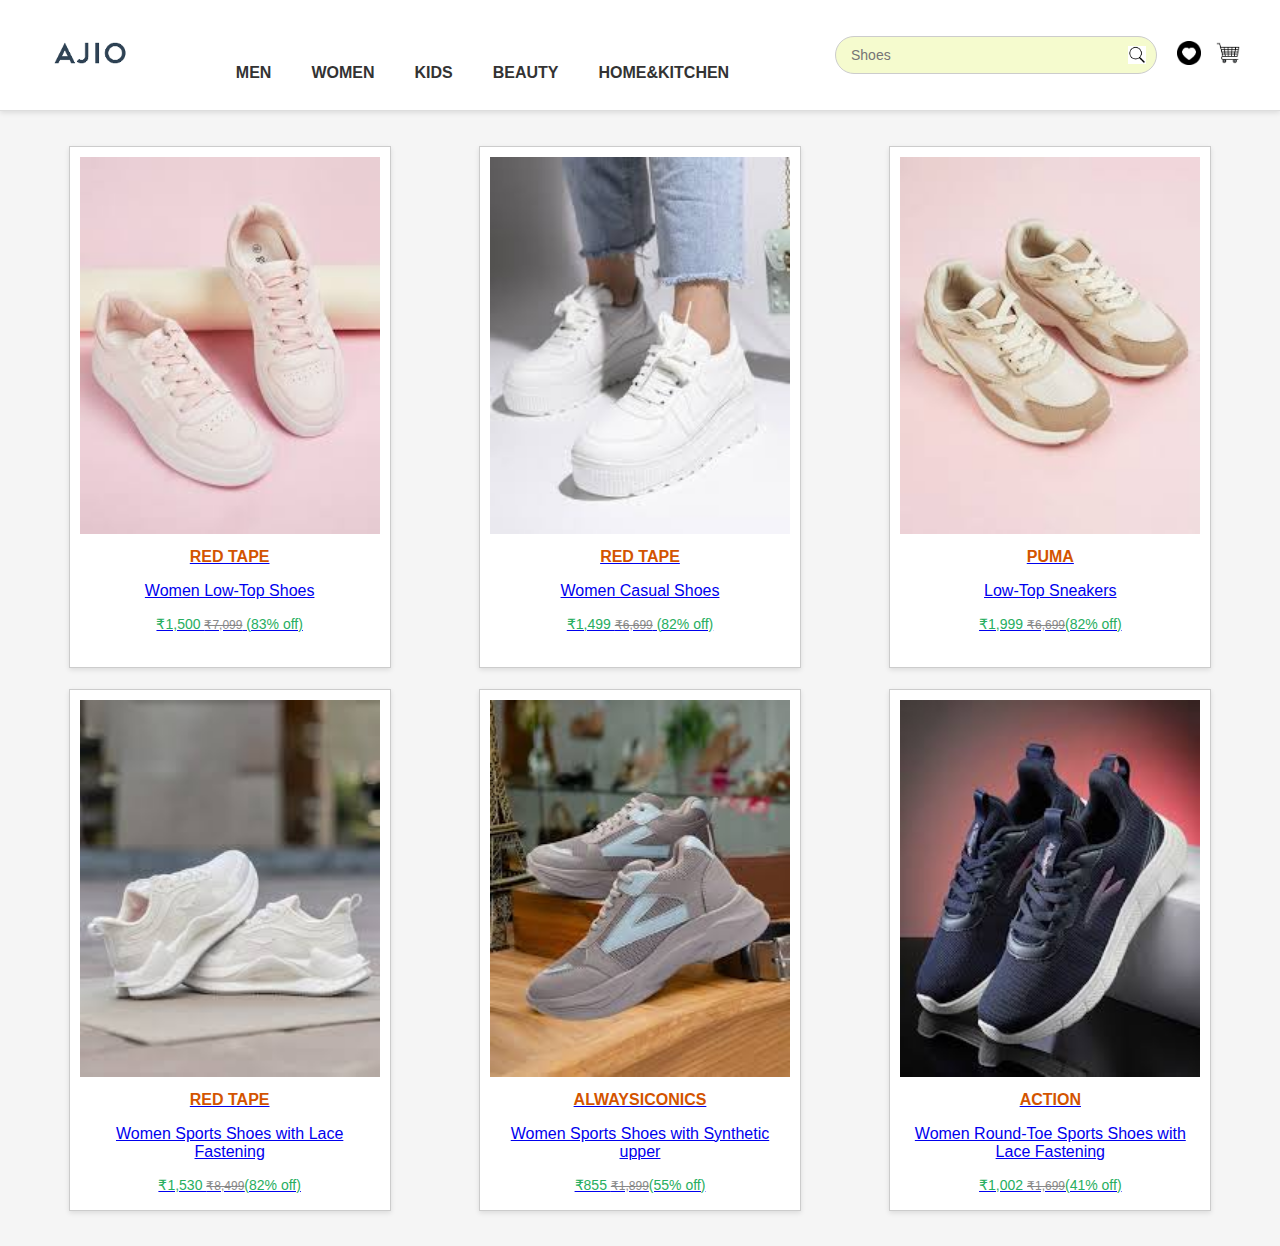
<file: index.html>
<!DOCTYPE html>
<html>
<head>
    <link rel="stylesheet" type="text/css" href="style.css">
</head>
<body>
    <header>
        <div class="logo">
            <img src="logo.png" alt="Shoe Store Logo">
        </div>
        <nav>
            <ul>
                <li><a href="#">MEN</a></li>
                <li><a href="#">WOMEN</a></li>
                <li><a href="#">KIDS</a></li>
                <li><a href="#">BEAUTY</a></li>
                <li><a href="#">HOME&KITCHEN</a></li>
            </ul>
        </nav>
        <div class="search-bar">
            <input type="text" placeholder="Shoes" />
            <img src="searchicon.jpg">
        </div>
        <div class="icons">
            <a href="#"><img src="heart-icon.jpg" alt="Wishlist Icon"></a>
            <a href="#"><img src="cart-icon.png" alt="Cart Icon"></a>
        </div>
    </header>
<div class="container">
    <div class="card">
    <a href="shoe1.html">
        <img src="shoe1.jpg" alt="Red Tape Shoe">
        <p class="brand">RED TAPE</p>
        <p>Women Low-Top Shoes</p>
        <p class="price">₹1,500 <span class="original">₹7,099</span> (83% off)</p>
    </a>
    </div>
    <div class="card">
        <a href="shoe2.html">
        <img src="shoe2.jpg" alt="Red Tape PU Shoe">
        <p class="brand">RED TAPE</p>
        <p>Women Casual Shoes</p>
        <p class="price">₹1,499 <span class="original">₹6,699</span> (82% off)</p>
        </a>
    </div>
    <div class="card">
        <a href="shoe3.html">
        <img src="shoe3.jpg" alt="Puma Shoe">
        <p class="brand">PUMA</p>
        <p>Low-Top Sneakers</p>
        <p class="price">₹1,999 <span class="original">₹6,699</span>(82% off)</p>
        </a>
    </div>
    <div class="card">
        <a href="shoe4.html">
        <img src="shoe4.jpg" alt="red tape Shoe">
        <p class="brand">RED TAPE</p>
        <p>Women Sports Shoes with Lace Fastening</p>
        <p class="price">₹1,530 <span class="original">₹8,499</span>(82% off)</p>
        </a>
    </div>
    <div class="card">
        <a href="shoe5.html">
        <img src="shoe5.jpg" alt="ALWAYSICONICS Shoe">
        <p class="brand"> ALWAYSICONICS</p>
        <p>Women Sports Shoes with Synthetic upper</p>
        <p class="price">₹855 <span class="original">₹1,899</span>(55% off)</p>
        </a>
    </div>
    <div class="card">
        <a href="shoe6.html">
        <img src="shoe6.jpg" alt="ACTION Shoe">
        <p class="brand">ACTION</p>
        <p>Women Round-Toe Sports Shoes with Lace Fastening</p>
        <p class="price">₹1,002 <span class="original">₹1,699</span>(41% off)</p>
        </a>
    </div>
</div>
</body>
</html>
</file>
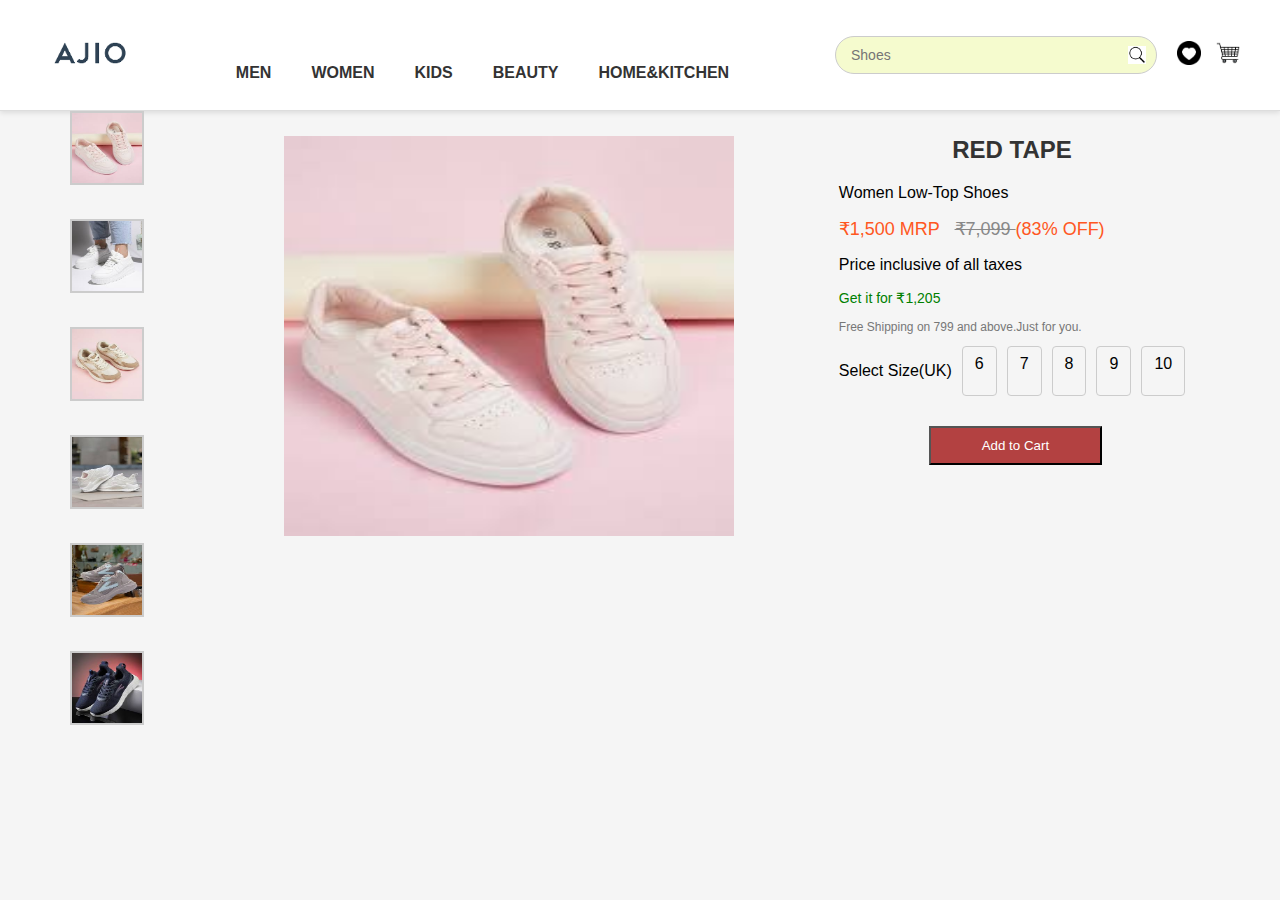
<file: shoe1.html>
<!DOCTYPE html>
<html>
<head>
    <link rel="stylesheet" type="text/css" href="style1.css">
</head>
<body>
    <header>
        <div class="logo">
            <img src="logo.png" alt="Shoe Store Logo">
        </div>
        <nav>
            <ul>
                <li><a href="#">MEN</a></li>
                <li><a href="#">WOMEN</a></li>
                <li><a href="#">KIDS</a></li>
                <li><a href="#">BEAUTY</a></li>
                <li><a href="#">HOME&KITCHEN</a></li>
            </ul>
        </nav>
        <div class="search-bar">
            <input type="text" placeholder="Shoes" />
            <img src="searchicon.jpg">
        </div>
        <div class="icons">
            <a href="#"><img src="heart-icon.jpg" alt="Wishlist Icon"></a>
            <a href="#"><img src="cart-icon.png" alt="Cart Icon"></a>
        </div>
    </header>

<div class="container">
    <div class="left-section">
        <div class="thumbnails">
            <a href="shoe1.html"><img src="shoe1.jpg" alt="Shoe 1"></a>
            <a href="shoe2.html"><img src="shoe2.jpg" alt="Shoe 2"></a>
            <a href="shoe3.html"><img src="shoe3.jpg" alt="Shoe 3"></a>
            <a href="shoe4.html"><img src="shoe4.jpg" alt="Shoe 4"></a>
            <a href="shoe5.html"><img src="shoe5.jpg" alt="Shoe 5"></a>
            <a href="shoe6.html"><img src="shoe6.jpg" alt="Shoe 6"></a>
        </div>
        <div class="main-image">
            <img src="shoe1.jpg" alt="Main Shoe">
        </div>
    </div>
    <div class="right-section">
        <h2 style="text-align: center;">RED TAPE</h2>
        <p>Women Low-Top Shoes</p>
        <p class="price">₹1,500 MRP <span class="mrp">₹7,099 </span>(83% OFF)</p>
        <p>Price inclusive of all taxes</p>
        <p class="offer">Get it for <span class="discount-price">₹1,205</span></p>
        <p class="free-shipping">Free Shipping on 799 and above.Just for you.</p>
        <div class="sizes">
            <p>Select Size(UK)</p>
            <span class="size">6</span>
            <span class="size">7</span>
            <span class="size">8</span>
            <span class="size">9</span>
            <span class="size">10</span>
        </div>
        <button class="add-to-cart">Add to Cart</button>
    </div>
</div>
</body>
</html>
</file>
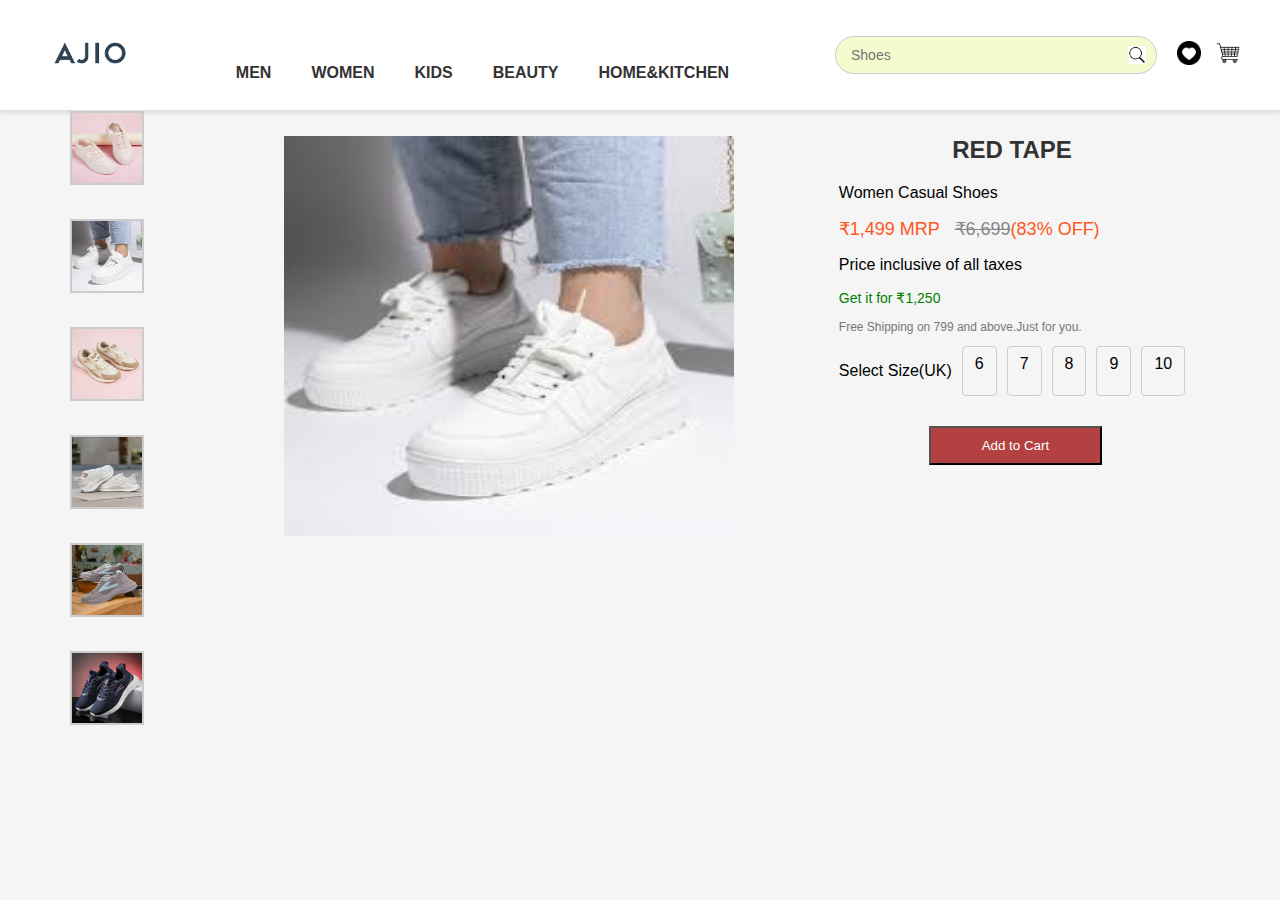
<file: shoe2.html>
<!DOCTYPE html>
<html>
<head>
    <link rel="stylesheet" type="text/css" href="style1.css">
</head>
<body>
    <header>
</div>
        <div class="logo">
            <img src="logo.png" alt="Shoe Store Logo">
        </div>
        <nav>
            <ul>
                <li><a href="#">MEN</a></li>
                <li><a href="#">WOMEN</a></li>
                <li><a href="#">KIDS</a></li>
                <li><a href="#">BEAUTY</a></li>
                <li><a href="#">HOME&KITCHEN</a></li>
            </ul>
        </nav>
        <div class="search-bar">
            <input type="text" placeholder="Shoes" />
            <img src="searchicon.jpg">
        </div>
        <div class="icons">
            <a href="#"><img src="heart-icon.jpg" alt="Wishlist Icon"></a>
            <a href="#"><img src="cart-icon.png" alt="Cart Icon"></a>
        </div>
    </header>
<div class="container">
    <div class="left-section">
        <div class="thumbnails">
            <a href="shoe1.html"><img src="shoe1.jpg" alt="Shoe 1"></a>
            <a href="shoe2.html"><img src="shoe2.jpg" alt="Shoe 2"></a>
            <a href="shoe3.html"><img src="shoe3.jpg" alt="Shoe 3"></a>
            <a href="shoe4.html"><img src="shoe4.jpg" alt="Shoe 4"></a>
            <a href="shoe5.html"><img src="shoe5.jpg" alt="Shoe 5"></a>
            <a href="shoe6.html"><img src="shoe6.jpg" alt="Shoe 6"></a>
        </div>
        <div class="main-image">
            <img src="shoe2.jpg" alt="Main Shoe">
        </div>
    </div>
    <div class="right-section">
        <h2 style="text-align: center;">RED TAPE</h2>
        <p>Women Casual Shoes</p>
        <p class="price">₹1,499 MRP <span class="mrp">₹6,699</span>(83% OFF)</p>
        <p>Price inclusive of all taxes</p>
        <p class="offer">Get it for <span class="discount-price">₹1,250</span></p>
        <p class="free-shipping">Free Shipping on 799 and above.Just for you.</p>
        <div class="sizes">
            <p>Select Size(UK)</p>
            <span class="size">6</span>
            <span class="size">7</span>
            <span class="size">8</span>
            <span class="size">9</span>
            <span class="size">10</span>
        </div>
        <button class="add-to-cart">Add to Cart</button>
    </div>
</div>
</body>
</html>
</file>
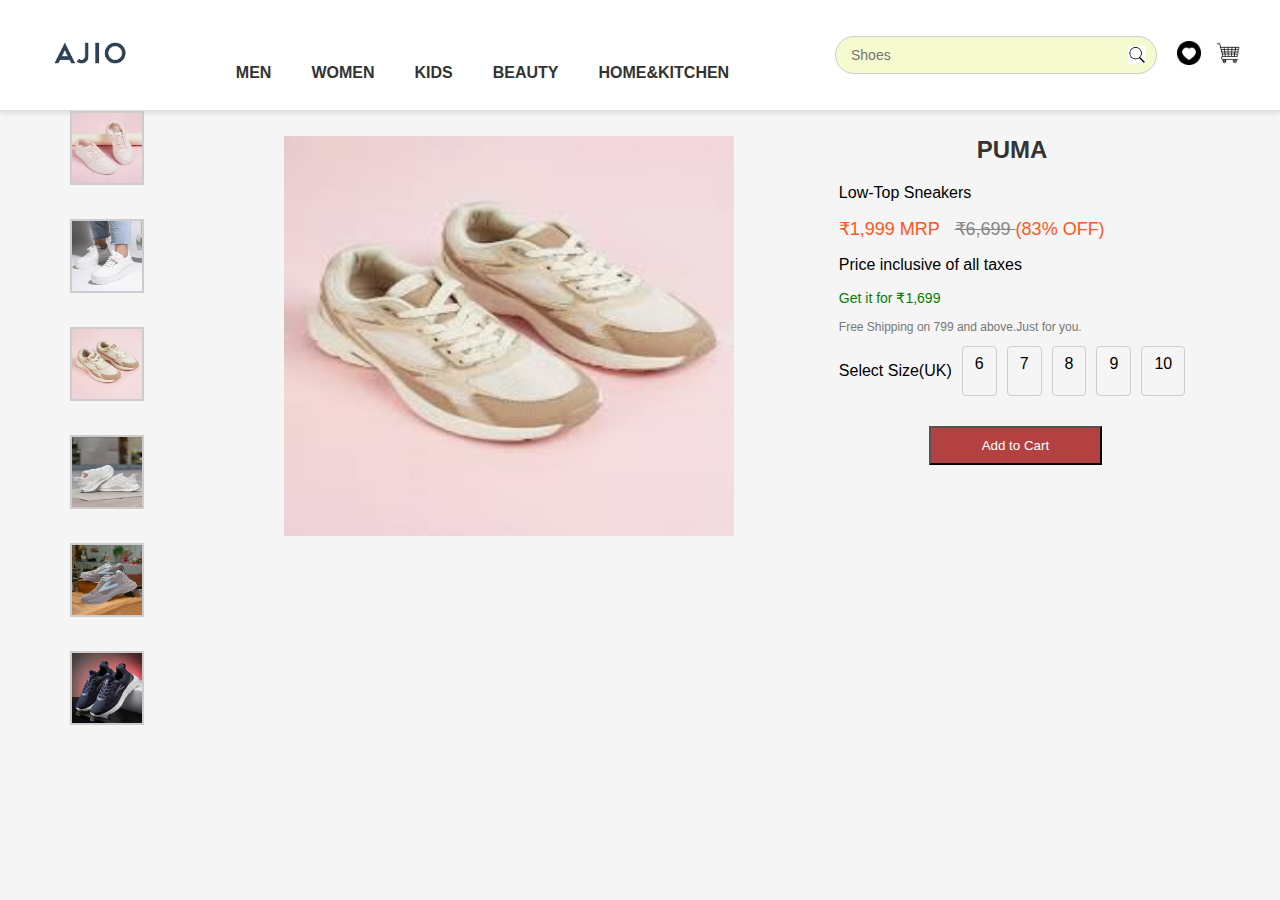
<file: shoe3.html>
<!DOCTYPE html>
<html>
<head>
    <link rel="stylesheet" type="text/css" href="style1.css">
</head>
<body>
    <header>
        <div class="logo">
            <img src="logo.png" alt="Shoe Store Logo">
        </div>
        <nav>
            <ul>
                <li><a href="#">MEN</a></li>
                <li><a href="#">WOMEN</a></li>
                <li><a href="#">KIDS</a></li>
                <li><a href="#">BEAUTY</a></li>
                <li><a href="#">HOME&KITCHEN</a></li>
            </ul>
        </nav>
        <div class="search-bar">
            <input type="text" placeholder="Shoes" />
            <img src="searchicon.jpg">
        </div>
        <div class="icons">
            <a href="#"><img src="heart-icon.jpg" alt="Wishlist Icon"></a>
            <a href="#"><img src="cart-icon.png" alt="Cart Icon"></a>
        </div>
    </header>
<div class="container">
    <div class="left-section">
        <div class="thumbnails">
            <a href="shoe1.html"><img src="shoe1.jpg" alt="Shoe 1"></a>
            <a href="shoe2.html"><img src="shoe2.jpg" alt="Shoe 2"></a>
            <a href="shoe3.html"><img src="shoe3.jpg" alt="Shoe 3"></a>
            <a href="shoe4.html"><img src="shoe4.jpg" alt="Shoe 4"></a>
            <a href="shoe5.html"><img src="shoe5.jpg" alt="Shoe 5"></a>
            <a href="shoe6.html"><img src="shoe6.jpg" alt="Shoe 6"></a>
        </div>
        <div class="main-image">
            <img src="shoe3.jpg" alt="Main Shoe">
        </div>
    </div>
    <div class="right-section">
        <h2 style="text-align: center";>PUMA</h2>
        <p>Low-Top Sneakers</p>
        <p class="price">₹1,999 MRP <span class="mrp">₹6,699 </span>(83% OFF)</p>
        <p>Price inclusive of all taxes</p>
        <p class="offer">Get it for <span class="discount-price">₹1,699</span></p>
        <p class="free-shipping">Free Shipping on 799 and above.Just for you.</p>
        <div class="sizes">
            <p>Select Size(UK)</p>
            <span class="size">6</span>
            <span class="size">7</span>
            <span class="size">8</span>
            <span class="size">9</span>
            <span class="size">10</span>
        </div>
        <button class="add-to-cart">Add to Cart</button>
    </div>
</div>
</body>
</html>
</file>
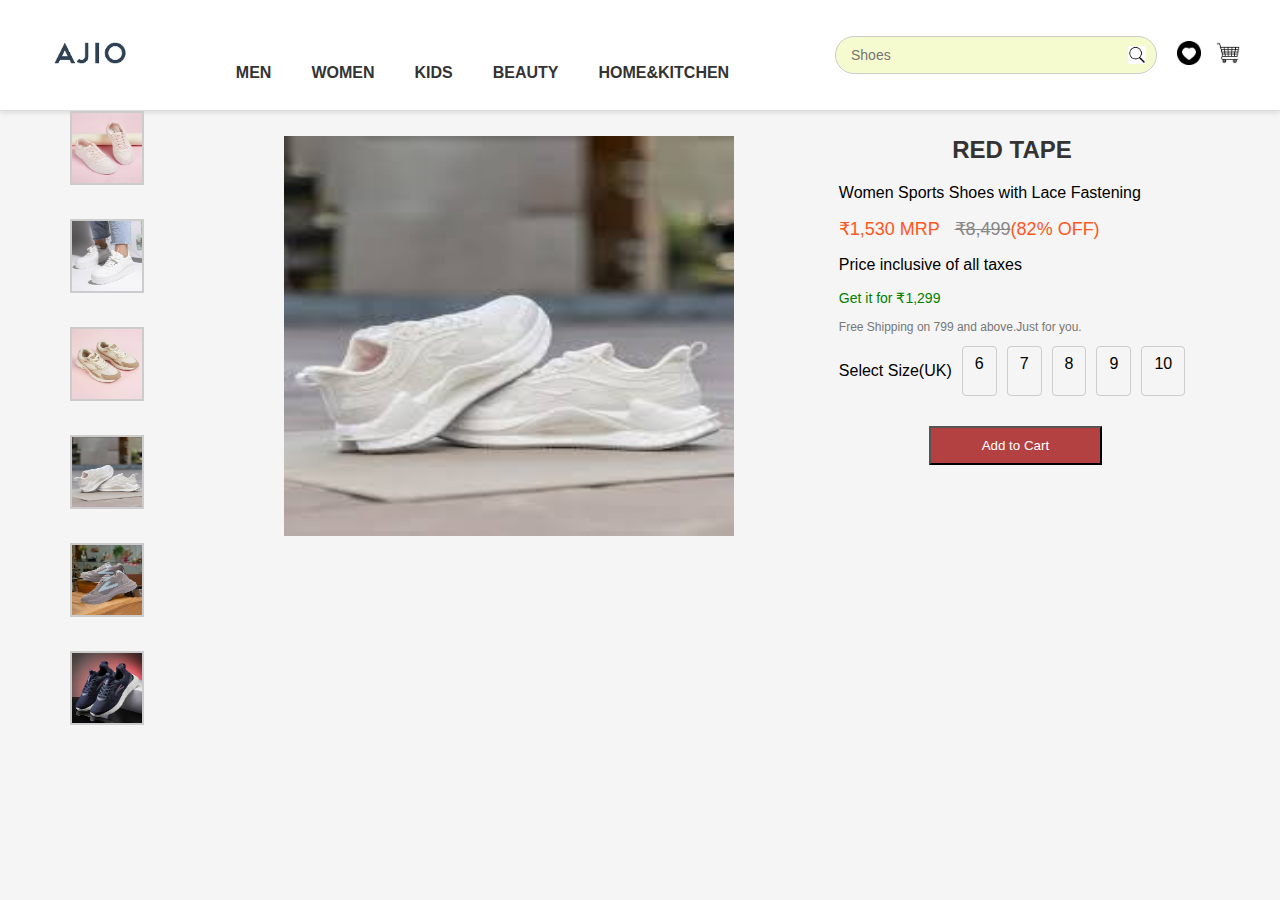
<file: shoe4.html>
<!DOCTYPE html>
<html>
<head>
    <link rel="stylesheet" type="text/css" href="style1.css">
</head>
<body>
    <header>
</div>

        <div class="logo">
            <img src="logo.png" alt="Shoe Store Logo">
        </div>
        <nav>
            <ul>
                <li><a href="#">MEN</a></li>
                <li><a href="#">WOMEN</a></li>
                <li><a href="#">KIDS</a></li>
                <li><a href="#">BEAUTY</a></li>
                <li><a href="#">HOME&KITCHEN</a></li>
            </ul>
        </nav>
        <div class="search-bar">
            <input type="text" placeholder="Shoes" />
            <img src="searchicon.jpg">
        </div>
        <div class="icons">
            <a href="#"><img src="heart-icon.jpg" alt="Wishlist Icon"></a>
            <a href="#"><img src="cart-icon.png" alt="Cart Icon"></a>
        </div>
    </header>

<div class="container">
    <div class="left-section">
        <div class="thumbnails">
            <a href="shoe1.html"><img src="shoe1.jpg" alt="Shoe 1"></a>
            <a href="shoe2.html"><img src="shoe2.jpg" alt="Shoe 2"></a>
            <a href="shoe3.html"><img src="shoe3.jpg" alt="Shoe 3"></a>
            <a href="shoe4.html"><img src="shoe4.jpg" alt="Shoe 4"></a>
            <a href="shoe5.html"><img src="shoe5.jpg" alt="Shoe 5"></a>
            <a href="shoe6.html"><img src="shoe6.jpg" alt="Shoe 6"></a>
        </div>
        <div class="main-image">
            <img src="shoe4.jpg" alt="Main Shoe">
        </div>
    </div>
    <div class="right-section">
        <h2 style="text-align: center;">RED TAPE</h2>
        <p>Women Sports Shoes with Lace Fastening</p>
        <p class="price">₹1,530 MRP <span class="mrp">₹8,499</span>(82% OFF)</p>
        <p>Price inclusive of all taxes</p>
        <p class="offer">Get it for <span class="discount-price">₹1,299</span></p>
        <p class="free-shipping">Free Shipping on 799 and above.Just for you.</p>
        <div class="sizes">
            <p>Select Size(UK)</p>
            <span class="size">6</span>
            <span class="size">7</span>
            <span class="size">8</span>
            <span class="size">9</span>
            <span class="size">10</span>
        </div>
        <button class="add-to-cart">Add to Cart</button>
    </div>
</div>
</body>
</html>
</file>
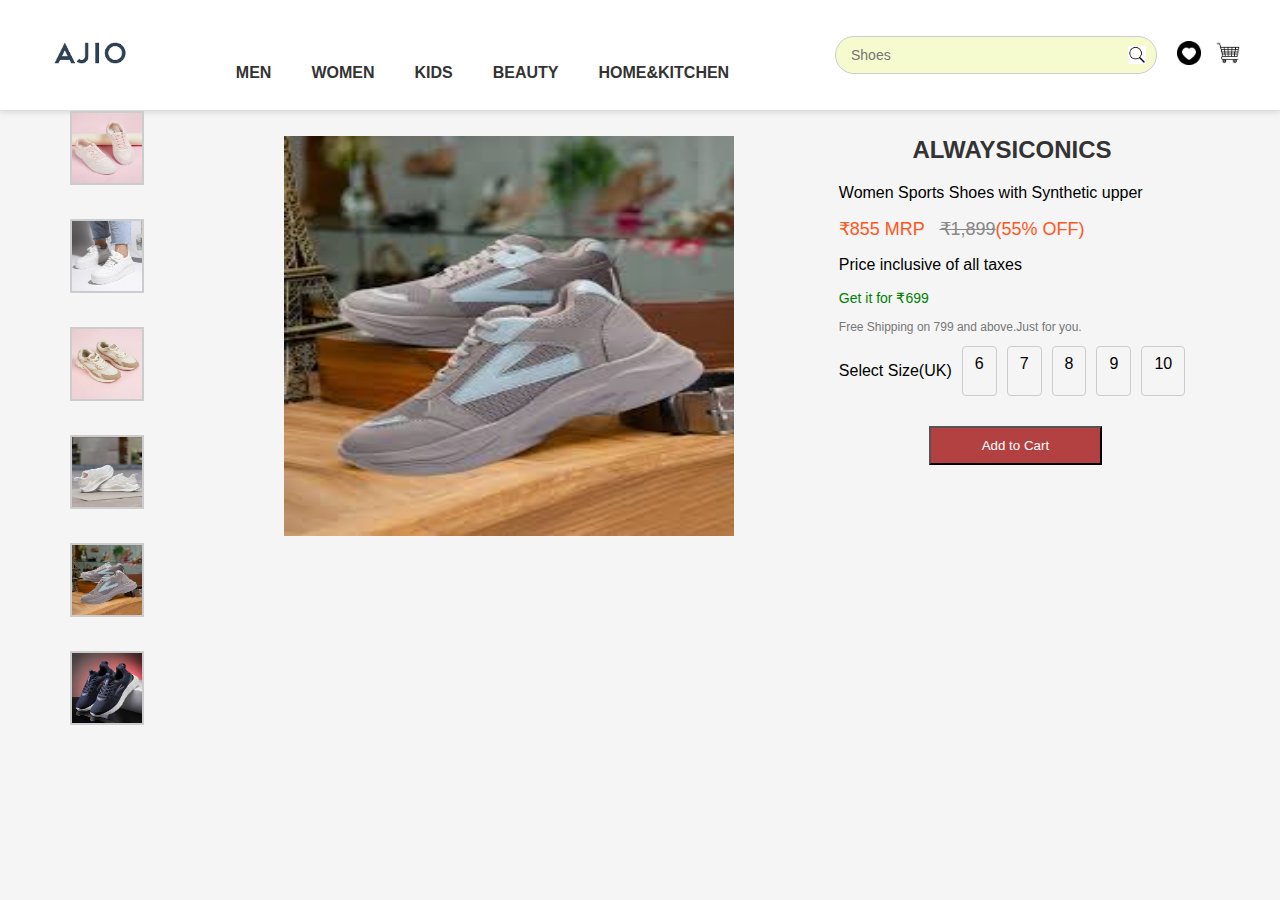
<file: shoe5.html>
<!DOCTYPE html>
<html>
<head>
    <link rel="stylesheet" type="text/css" href="style1.css">
</head>
<body>
    <header>
</div>
        <div class="logo">
            <img src="logo.png" alt="Shoe Store Logo">
        </div>
        <nav>
            <ul>
                <li><a href="#">MEN</a></li>
                <li><a href="#">WOMEN</a></li>
                <li><a href="#">KIDS</a></li>
                <li><a href="#">BEAUTY</a></li>
                <li><a href="#">HOME&KITCHEN</a></li>
            </ul>
        </nav>
        <div class="search-bar">
            <input type="text" placeholder="Shoes" />
            <img src="searchicon.jpg">
        </div>
        <div class="icons">
            <a href="#"><img src="heart-icon.jpg" alt="Wishlist Icon"></a>
            <a href="#"><img src="cart-icon.png" alt="Cart Icon"></a>
        </div>
    </header>

<div class="container">
    <div class="left-section">
        <div class="thumbnails">
            <a href="shoe1.html"><img src="shoe1.jpg" alt="Shoe 1"></a>
            <a href="shoe2.html"><img src="shoe2.jpg" alt="Shoe 2"></a>
            <a href="shoe3.html"><img src="shoe3.jpg" alt="Shoe 3"></a>
            <a href="shoe4.html"><img src="shoe4.jpg" alt="Shoe 4"></a>
            <a href="shoe5.html"><img src="shoe5.jpg" alt="Shoe 5"></a>
            <a href="shoe6.html"><img src="shoe6.jpg" alt="Shoe 6"></a>
        </div>
        <div class="main-image">
            <img src="shoe5.jpg" alt="Main Shoe">
        </div>
    </div>
    <div class="right-section">
        <h2 style="text-align: center;">ALWAYSICONICS</h2>
        <p>Women Sports Shoes with Synthetic upper</p>
        <p class="price">₹855 MRP <span class="mrp">₹1,899</span>(55% OFF)</p>
        <p>Price inclusive of all taxes</p>
        <p class="offer">Get it for <span class="discount-price">₹699</span></p>
        <p class="free-shipping">Free Shipping on 799 and above.Just for you.</p>
        <div class="sizes">
            <p>Select Size(UK)</p>
            <span class="size">6</span>
            <span class="size">7</span>
            <span class="size">8</span>
            <span class="size">9</span>
            <span class="size">10</span>
        </div>
        <button class="add-to-cart">Add to Cart</button>
    </div>
</div>
</body>
</html>
</file>
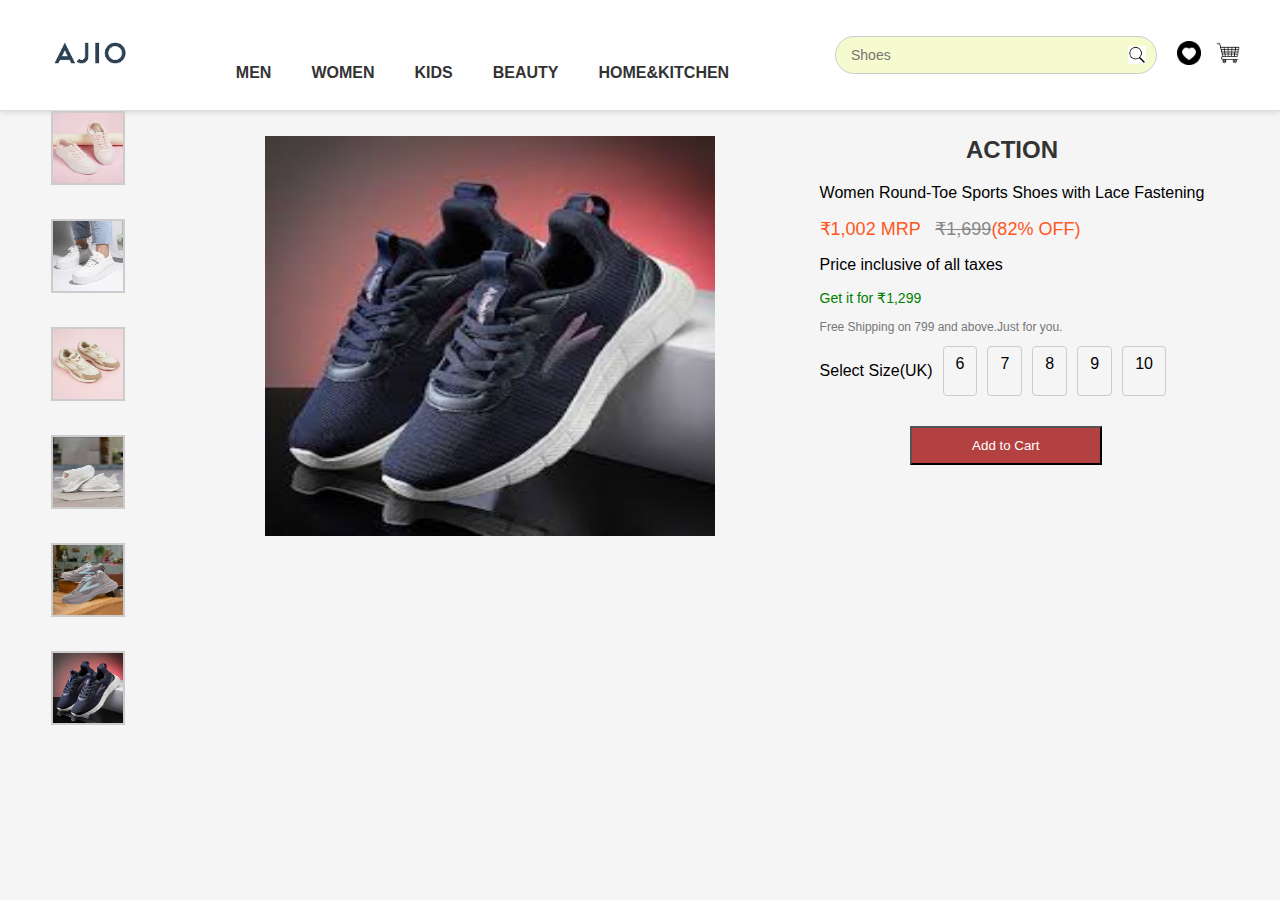
<file: shoe6.html>
<!DOCTYPE html>
<html>
<head>
    <link rel="stylesheet" type="text/css" href="style1.css">
</head>
<body>
    <header>
</div>

        <div class="logo">
            <img src="logo.png" alt="Shoe Store Logo">
        </div>
        <nav>
            <ul>
                <li><a href="#">MEN</a></li>
                <li><a href="#">WOMEN</a></li>
                <li><a href="#">KIDS</a></li>
                <li><a href="#">BEAUTY</a></li>
                <li><a href="#">HOME&KITCHEN</a></li>
            </ul>
        </nav>
        <div class="search-bar">
            <input type="text" placeholder="Shoes" />
            <img src="searchicon.jpg">
        </div>
        <div class="icons">
            <a href="#"><img src="heart-icon.jpg" alt="Wishlist Icon"></a>
            <a href="#"><img src="cart-icon.png" alt="Cart Icon"></a>
        </div>
    </header>

<div class="container">
    <div class="left-section">
        <div class="thumbnails">
            <a href="shoe1.html"><img src="shoe1.jpg" alt="Shoe 1"></a>
            <a href="shoe2.html"><img src="shoe2.jpg" alt="Shoe 2"></a>
            <a href="shoe3.html"><img src="shoe3.jpg" alt="Shoe 3"></a>
            <a href="shoe4.html"><img src="shoe4.jpg" alt="Shoe 4"></a>
            <a href="shoe5.html"><img src="shoe5.jpg" alt="Shoe 5"></a>
            <a href="shoe6.html"><img src="shoe6.jpg" alt="Shoe 6"></a>
        </div>
        <div class="main-image">
            <img src="shoe6.jpg" alt="Main Shoe">
        </div>
    </div>
    <div class="right-section">
        <h2 style="text-align: center;">ACTION</h2>
        <p>Women Round-Toe Sports Shoes with Lace Fastening</p>
        <p class="price">₹1,002 MRP <span class="mrp">₹1,699</span>(82% OFF)</p>
        <p>Price inclusive of all taxes</p>
        <p class="offer">Get it for <span class="discount-price">₹1,299</span></p>
        <p class="free-shipping">Free Shipping on 799 and above.Just for you.</p>
        <div class="sizes">
            <p>Select Size(UK)</p>
            <span class="size">6</span>
            <span class="size">7</span>
            <span class="size">8</span>
            <span class="size">9</span>
            <span class="size">10</span>
        </div>
        <button class="add-to-cart">Add to Cart</button>
    </div>
</div>

</body>
</html>
</file>
<file: style.css>
header {
    background-color: #fff;
    padding: 5px 40px;
    height: 100px;
    display: flex;
    justify-content: space-between;
    align-items: center;
    border-bottom: 0.5px solid #ddd;
    box-shadow: 0 2px 5px rgba(0, 0, 0, 0.1);
}
.logo img {
    height: 80px;
    width: auto;
    margin-left: 10px;
}
nav {
    margin-left: auto;
    margin-top: 35px;
}
nav ul {
    list-style-type: none;
    margin: 0;
    padding: 0;
    display: flex;
    gap: 20px;
}
nav ul li {
    margin: 0;
    padding: 0;
}
nav ul li a {
    text-decoration: none;
    color: #333;
    font-size: 16px;
    font-weight: bold;
    padding: 5px 10px;
    transition: color 0.3s;
}
nav ul li a:hover {
    color: #007bff;
}
.search-bar {
    margin-left: auto;
    display: flex;
    align-items: center;
    border: 1px solid #ccc;
    border-radius: 20px;
    padding: 5px 10px;
    background-color: #f3fac3cf;
    width: 300px;
}
.search-bar input {
    border: none;
    outline: none;
    background: transparent;
    width: 100%;
    padding: 5px;
    font-size: 14px;
}
.search-bar img {
    width: 18px; 
    height: 18px; 
    cursor: pointer;
}
.icons {
    display: flex;
    align-items: center;
    gap: 15px;
    margin-left: 20px;
}
.icons a img {
    width: 24px;
    height: 24px;
    cursor: pointer;
}
.container {
    display: flex;
    justify-content: space-around;
    flex-wrap: wrap;
    gap:1px;
    padding: 25px;

}
.card {
    width: 300px; 
    height: 500px;
    border: 1px solid #ccc;
    margin: 10px 0;
    text-align: center;
    padding: 10px;
    background-color: #fff;
    box-shadow: 0 2px 5px rgba(0, 0, 0, 0.1);
    transition: transform 0.3s;

}
.card:hover{
    transform:translateY(-5px);
}
.card img {
    width: 100%;
    height: auto; 
}
.brand {
    font-weight: bold;
    margin-top: 10px;
    color: #d35400;
}
.price {
    color: #27ae60;
    font-size: 14px;
    margin-top: 5px;
}
.original {
    text-decoration: line-through;
    color: #888;
    font-size: 12px;
}
body {
    font-family: Arial, sans-serif;
    background-color: #f5f5f5;
    margin: 0;
    padding: 0;
}
</file>
<file: style1.css>
header {
    background-color: #fff;
    padding: 5px 40px;
    height: 100px;
    display: flex;
    justify-content: space-between;
    align-items: center;
    border-bottom: 0.5px solid #ddd;
    box-shadow: 0 2px 5px rgba(0, 0, 0, 0.1);
}
.logo img {
    height: 80px;
    width: auto;
    margin-left: 10px;
}
nav {
    margin-left: auto;
    margin-top: 35px; 
}
nav ul {
    list-style-type: none;
    margin: 0;
    padding: 0;
    display: flex;
    gap: 20px;
}
nav ul li {
    margin: 0;
    padding: 0;
}
nav ul li a {
    text-decoration: none;
    color: #333;
    font-size: 16px;
    font-weight: bold;
    padding: 5px 10px;
    transition: color 0.3s;
}
nav ul li a:hover {
    color: #007bff;
}
.search-bar {
    margin-left: auto;
    display: flex;
    align-items: center;
    border: 1px solid #ccc;
    border-radius: 20px;
    padding: 5px 10px;
    background-color:#f3fac3cf;
    width: 300px;
}
.search-bar input {
    border: none;
    outline: none;
    background: transparent;
    width: 100%;
    padding: 5px;
    font-size: 14px;
}
.search-bar img {
    width: 18px; 
    height: 18px;
    cursor: pointer;
}
.icons {
    display: flex;
    align-items: center;
    gap: 15px;
    margin-left: 20px;
}
.icons a img {
    width: 24px;
    height: 24px;
    cursor: pointer;
}
body {
    font-family: Arial, sans-serif;
    background-color: #f5f5f5;
    margin: 0;
    padding: 0;
}
.container {
    display: flex;
    gap: 20px;
    justify-content: center;
}
.left-section {
    width: 80%;
    display: flex;
    gap: 40px;
}
.thumbnails {
    display: flex;
    flex-direction: column;
    gap: 30px;
}
.thumbnails img {
    width: 70px;
    height: 70px;
    border: 2px solid #ccc;
    cursor: pointer;
}
.main-image img {
    width: 450px;
    height: 400px;
    padding-top: 25px;
    margin-left: 100px;
}
.right-section{
    padding: 25px;
    margin-left: -300px;

}
h2 {
    margin-top: 0;
    color: #333;
}
.price {
    color: #ff5722;
    font-size: 18px;
    margin: 10px 0;
}
.mrp {
    color: #888;
    text-decoration: line-through;
    margin-left: 10px;
}
.offer {
    font-size: 14px;
    color: green;
}
.free-shipping {
    font-size: 12px;
    color: #777;
}
.color {
    margin-top: 15px;
    font-weight: bold;
}
.sizes {
    margin: 10px 0;
    display: flex;
    gap: 10px;
}
.size {
    padding: 8px 12px;
    border: 1px solid #ccc;
    border-radius: 4px;
    cursor: pointer;
}
.size:hover {
    background-color: #ddd;
}
.add-to-cart {
    background-color: #9e0909c3;
    color: white;
    padding: 10px 15px;
    cursor: pointer;
    margin-top: 20px;
    margin-left: 90px;
    width: 50%;
}
.add-to-cart:hover {
    background-color: #9e0909c3;
}
</file>
